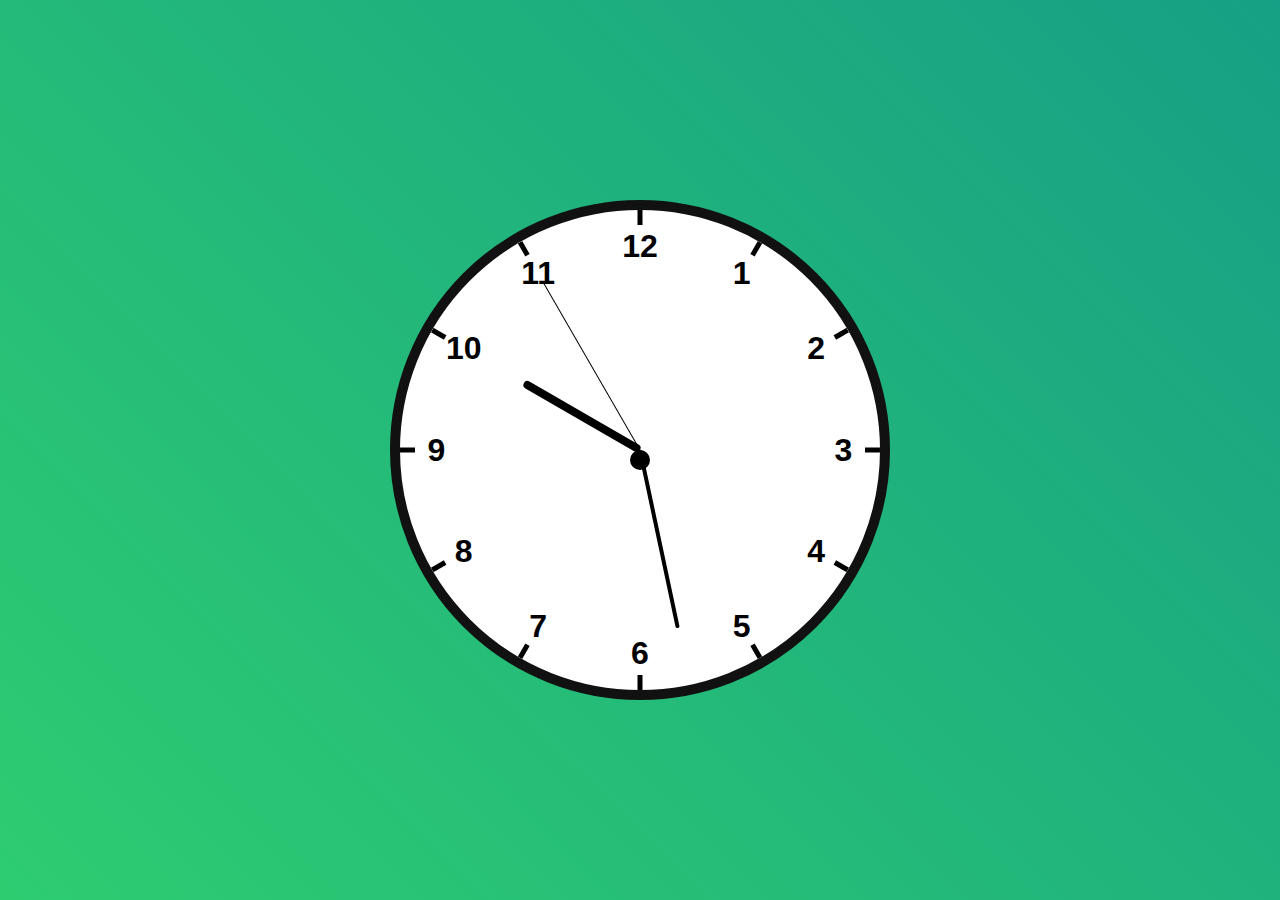
<file: index.html>
<!DOCTYPE html>
<html>

<head>
  <title>Analog Clock</title>
  <meta charset="utf-8">
  <link rel="stylesheet" href=clock.css>
</head>

<body>

  <div class="clock">
    <div class="num num1">
      <div>1</div>
    </div>
    <div class="num num2">
      <div>2</div>
    </div>
    <div class="num num3">
      <div>3</div>
    </div>
    <div class="num num4">
      <div>4</div>
    </div>
    <div class="num num5">
      <div>5</div>
    </div>
    <div class="num num6">
      <div>6</div>
    </div>
    <div class="num num7">
      <div>7</div>
    </div>
    <div class="num num8">
      <div>8</div>
    </div>
    <div class="num num9">
      <div>9</div>
    </div>
    <div class="num num10">
      <div>10</div>
    </div>
    <div class="num num11">
      <div>11</div>
    </div>
    <div class="num num12">
      <div>12</div>
  
  </div>
  <div class="hand" id="sec">
    <div class="sec"></div>
  </div>
  <div class="hand" id="min">
    <div class="min"></div>
  </div>
  <div class="hand" id="hour">
    <div class="hour"></div>
  </div>
  </div>
    <script src="clock.js"></script>
</body>

</html>
</file>
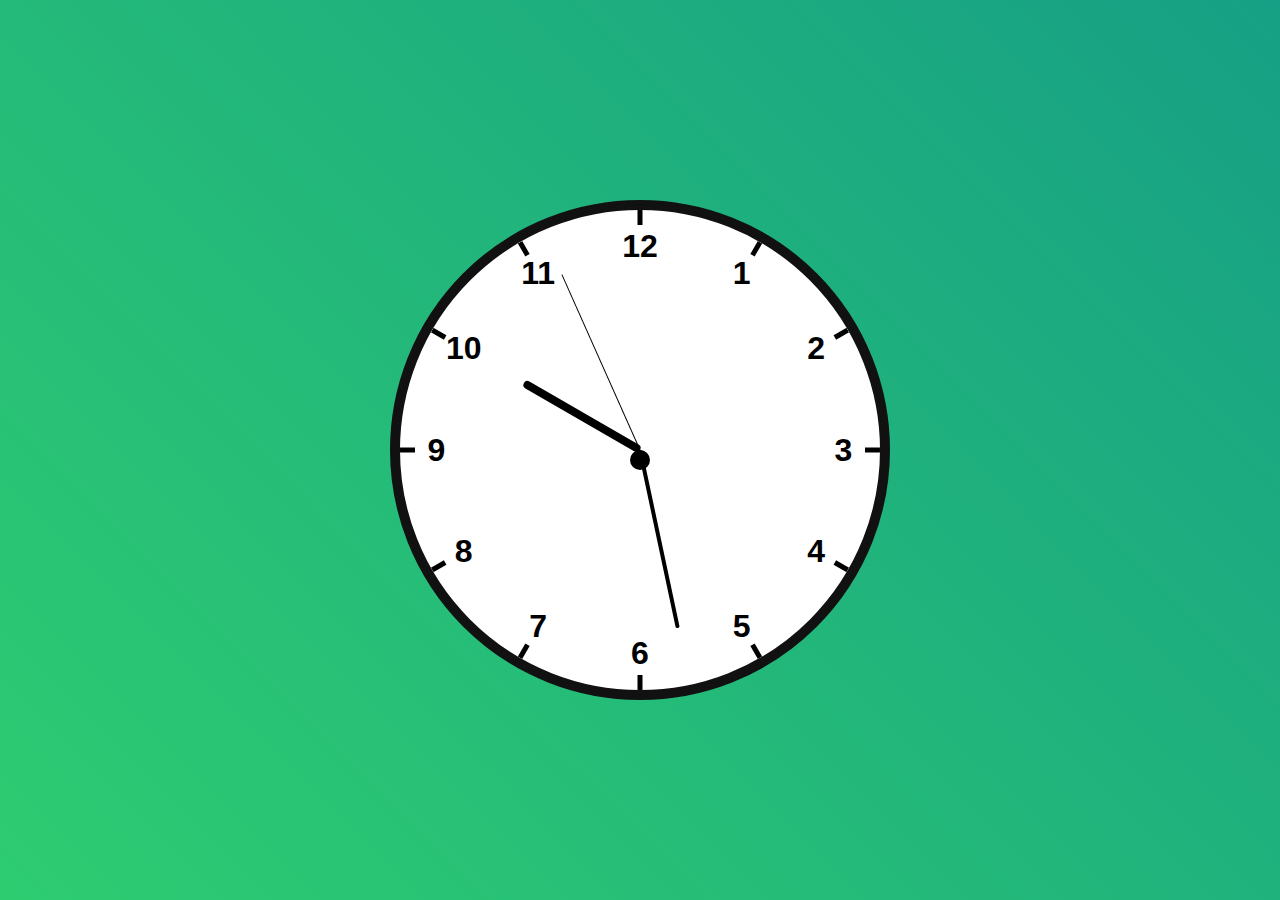
<file: clock.html>
<!DOCTYPE html>
<html>

<head>
  <title>Analog Clock</title>
  <meta charset="utf-8">
  <link rel="stylesheet" href=clock.css>
</head>

<body>

  <div class="clock">
    <div class="num num1">
      <div>1</div>
    </div>
    <div class="num num2">
      <div>2</div>
    </div>
    <div class="num num3">
      <div>3</div>
    </div>
    <div class="num num4">
      <div>4</div>
    </div>
    <div class="num num5">
      <div>5</div>
    </div>
    <div class="num num6">
      <div>6</div>
    </div>
    <div class="num num7">
      <div>7</div>
    </div>
    <div class="num num8">
      <div>8</div>
    </div>
    <div class="num num9">
      <div>9</div>
    </div>
    <div class="num num10">
      <div>10</div>
    </div>
    <div class="num num11">
      <div>11</div>
    </div>
    <div class="num num12">
      <div>12</div>
  
  </div>
  <div class="hand" id="sec">
    <div class="sec"></div>
  </div>
  <div class="hand" id="min">
    <div class="min"></div>
  </div>
  <div class="hand" id="hour">
    <div class="hour"></div>
  </div>
  </div>
    <script src="clock.js"></script>
</body>

</html>
</file>
